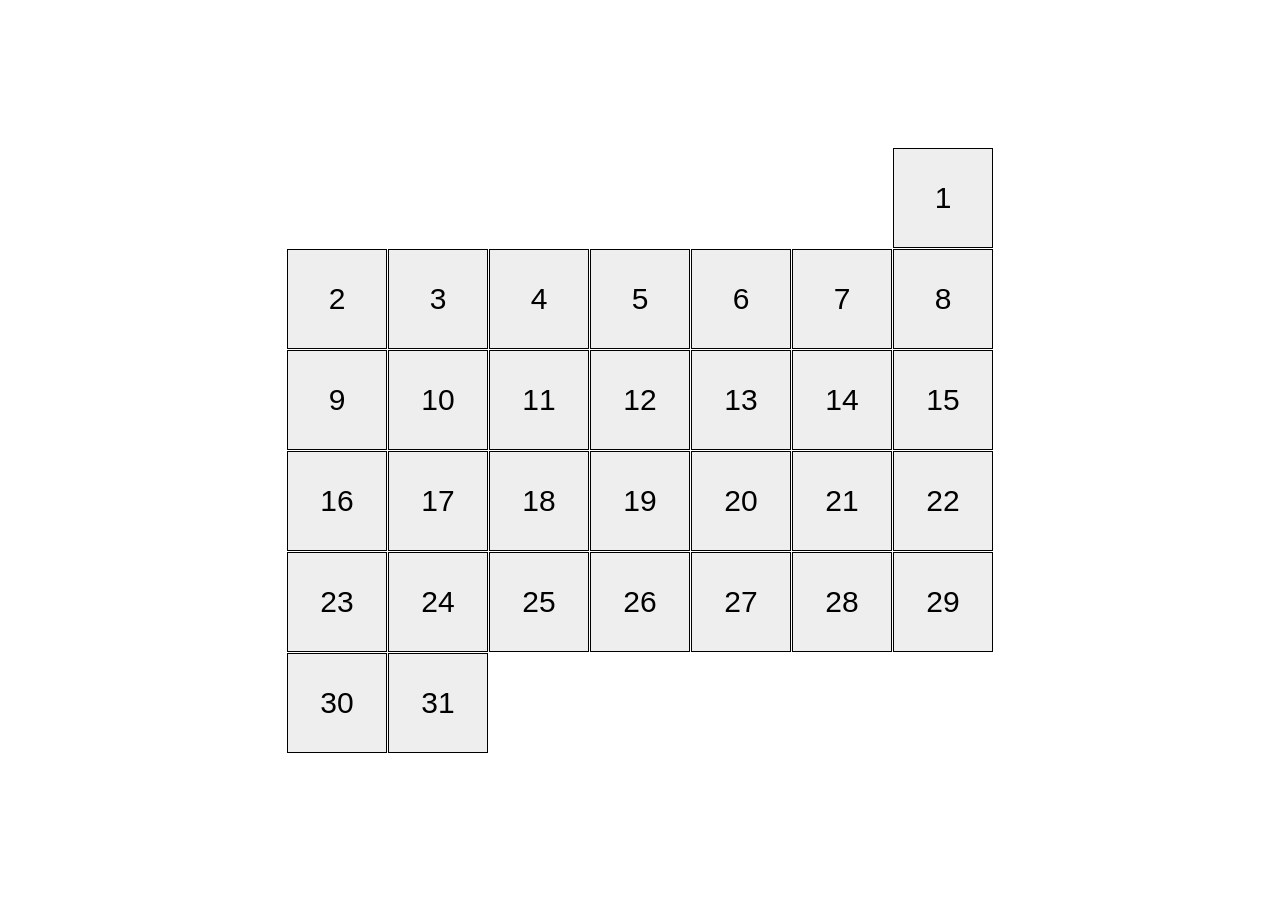
<file: index.html>
<!doctype html><html lang="en"><head><meta charset="utf-8"><meta name="viewport" content="width=device-width, initial-scale=1.0"><title>Calendar</title><link rel="stylesheet" href="index.f6627813.css"></head><body> <div class="calendar calendar--month-length-31 calendar--start-day-sun"> <div class="calendar__day"></div> <div class="calendar__day"></div> <div class="calendar__day"></div> <div class="calendar__day"></div> <div class="calendar__day"></div> <div class="calendar__day"></div> <div class="calendar__day"></div> <div class="calendar__day"></div> <div class="calendar__day"></div> <div class="calendar__day"></div> <div class="calendar__day"></div> <div class="calendar__day"></div> <div class="calendar__day"></div> <div class="calendar__day"></div> <div class="calendar__day"></div> <div class="calendar__day"></div> <div class="calendar__day"></div> <div class="calendar__day"></div> <div class="calendar__day"></div> <div class="calendar__day"></div> <div class="calendar__day"></div> <div class="calendar__day"></div> <div class="calendar__day"></div> <div class="calendar__day"></div> <div class="calendar__day"></div> <div class="calendar__day"></div> <div class="calendar__day"></div> <div class="calendar__day"></div> <div class="calendar__day"></div> <div class="calendar__day"></div> <div class="calendar__day"></div> </div> </body></html>
</file>
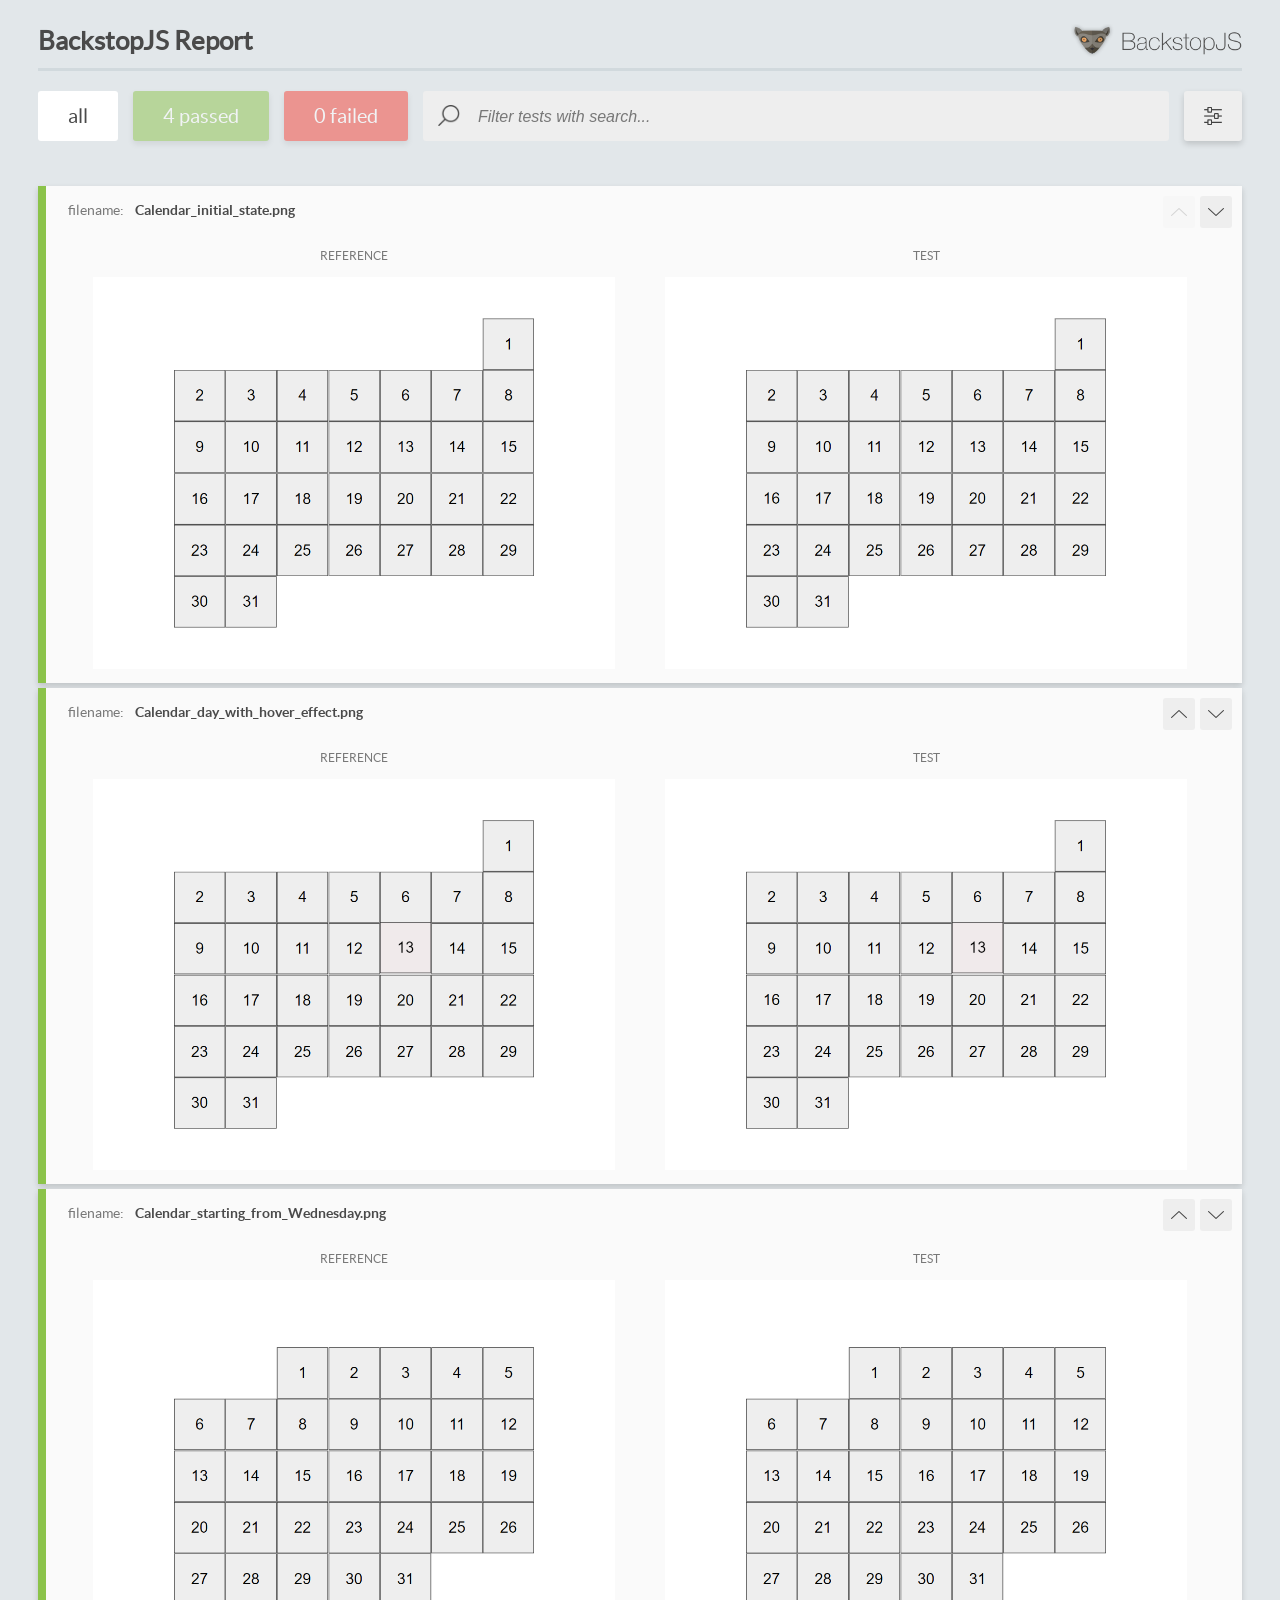
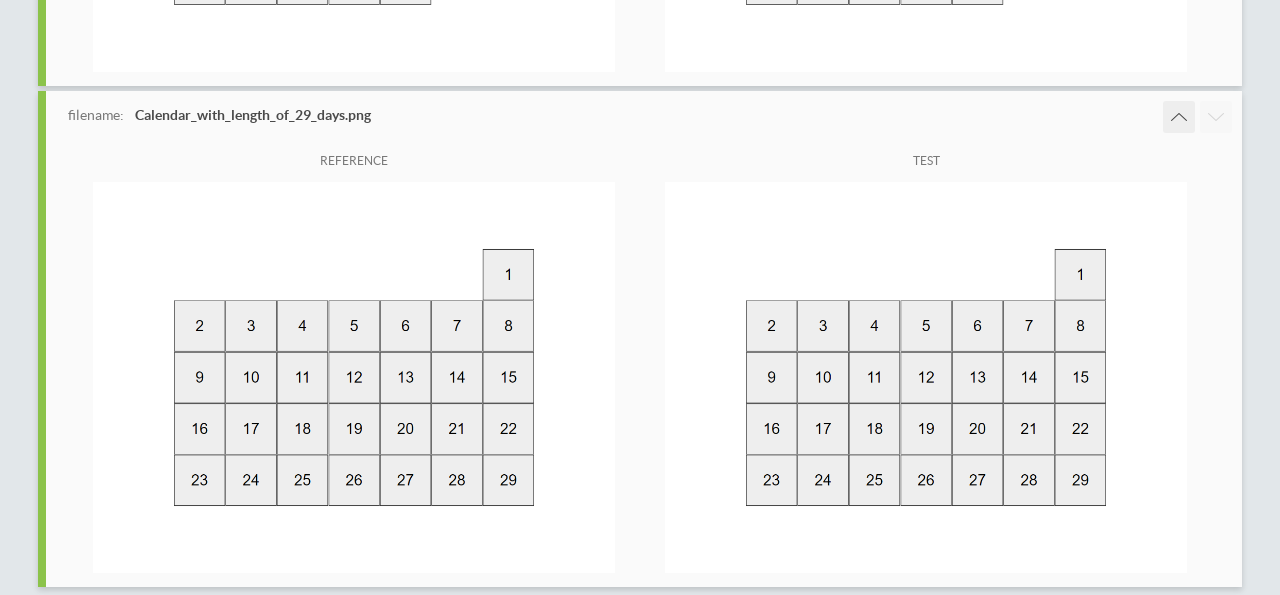
<file: report/html_report/index.html>
<!DOCTYPE html>
<html>
  <head>
    <meta charset="utf-8">
    <!-- Disable Cache -->
    <meta http-equiv="Cache-Control" content="no-cache, no-store, must-revalidate">
    <meta http-equiv="Pragma" content="no-cache">
    <meta http-equiv="Expires" content="0">

    <title>BackstopJS Report</title>

    <style>
      @font-face {
          font-family: 'latoregular';
          src: url('./assets/fonts/lato-regular-webfont.woff2') format('woff2'),
              url('./assets/fonts/lato-regular-webfont.woff') format('woff');
          font-weight: 400;
          font-style: normal;
      }
      @font-face {
          font-family: 'latobold';
          src: url('./assets/fonts/lato-bold-webfont.woff2') format('woff2'),
              url('./assets/fonts/lato-bold-webfont.woff') format('woff');
          font-weight: 700;
          font-style: normal;
      }

      .ReactModal__Body--open {
          overflow: hidden;
      }
      .ReactModal__Body--open .header {
        display: none;
      }

    </style>
  </head>
  <body style="background-color: #E2E7EA">
    <div id="root">

    </div>
    <script>
      function report (report) { // eslint-disable-line no-unused-vars
        window.tests = report;
      }
    </script>
    <script src="config.js"></script>
    <script src="index_bundle.js"></script>
  </body>
</html>
</file>
<file: index.f6627813.css>
body{justify-content:center;align-items:center;min-height:100vh;margin:0;display:flex}.calendar{box-sizing:border-box;flex-wrap:wrap;gap:1px;width:726px;padding:10px;display:flex}.calendar__day{box-sizing:border-box;background-color:#eee;border:1px solid #000;justify-content:center;align-items:center;width:100px;height:100px;transition:transform .5s,background-color .5s;display:flex}.calendar__day:before{font:30px/1 Arial,sans-serif}.calendar__day:hover{cursor:pointer;background-color:#ffbfcb;transform:translateY(-20px)}.calendar .calendar__day:first-child:before{content:"1"}.calendar .calendar__day:nth-child(2):before{content:"2"}.calendar .calendar__day:nth-child(3):before{content:"3"}.calendar .calendar__day:nth-child(4):before{content:"4"}.calendar .calendar__day:nth-child(5):before{content:"5"}.calendar .calendar__day:nth-child(6):before{content:"6"}.calendar .calendar__day:nth-child(7):before{content:"7"}.calendar .calendar__day:nth-child(8):before{content:"8"}.calendar .calendar__day:nth-child(9):before{content:"9"}.calendar .calendar__day:nth-child(10):before{content:"10"}.calendar .calendar__day:nth-child(11):before{content:"11"}.calendar .calendar__day:nth-child(12):before{content:"12"}.calendar .calendar__day:nth-child(13):before{content:"13"}.calendar .calendar__day:nth-child(14):before{content:"14"}.calendar .calendar__day:nth-child(15):before{content:"15"}.calendar .calendar__day:nth-child(16):before{content:"16"}.calendar .calendar__day:nth-child(17):before{content:"17"}.calendar .calendar__day:nth-child(18):before{content:"18"}.calendar .calendar__day:nth-child(19):before{content:"19"}.calendar .calendar__day:nth-child(20):before{content:"20"}.calendar .calendar__day:nth-child(21):before{content:"21"}.calendar .calendar__day:nth-child(22):before{content:"22"}.calendar .calendar__day:nth-child(23):before{content:"23"}.calendar .calendar__day:nth-child(24):before{content:"24"}.calendar .calendar__day:nth-child(25):before{content:"25"}.calendar .calendar__day:nth-child(26):before{content:"26"}.calendar .calendar__day:nth-child(27):before{content:"27"}.calendar .calendar__day:nth-child(28):before{content:"28"}.calendar .calendar__day:nth-child(29):before{content:"29"}.calendar .calendar__day:nth-child(30):before{content:"30"}.calendar .calendar__day:nth-child(31):before{content:"31"}.calendar--start-day-mon .calendar__day:first-child{margin-left:0}.calendar--start-day-tue .calendar__day:first-child{margin-left:101px}.calendar--start-day-wed .calendar__day:first-child{margin-left:202px}.calendar--start-day-thu .calendar__day:first-child{margin-left:303px}.calendar--start-day-fri .calendar__day:first-child{margin-left:404px}.calendar--start-day-sat .calendar__day:first-child{margin-left:505px}.calendar--start-day-sun .calendar__day:first-child{margin-left:606px}.calendar--month-length-28 .calendar__day:nth-child(n+29),.calendar--month-length-29 .calendar__day:nth-child(n+30),.calendar--month-length-30 .calendar__day:nth-child(n+31),.calendar--month-length-31 .calendar__day:nth-child(n+32){display:none}
/*# sourceMappingURL=index.f6627813.css.map */
</file>
